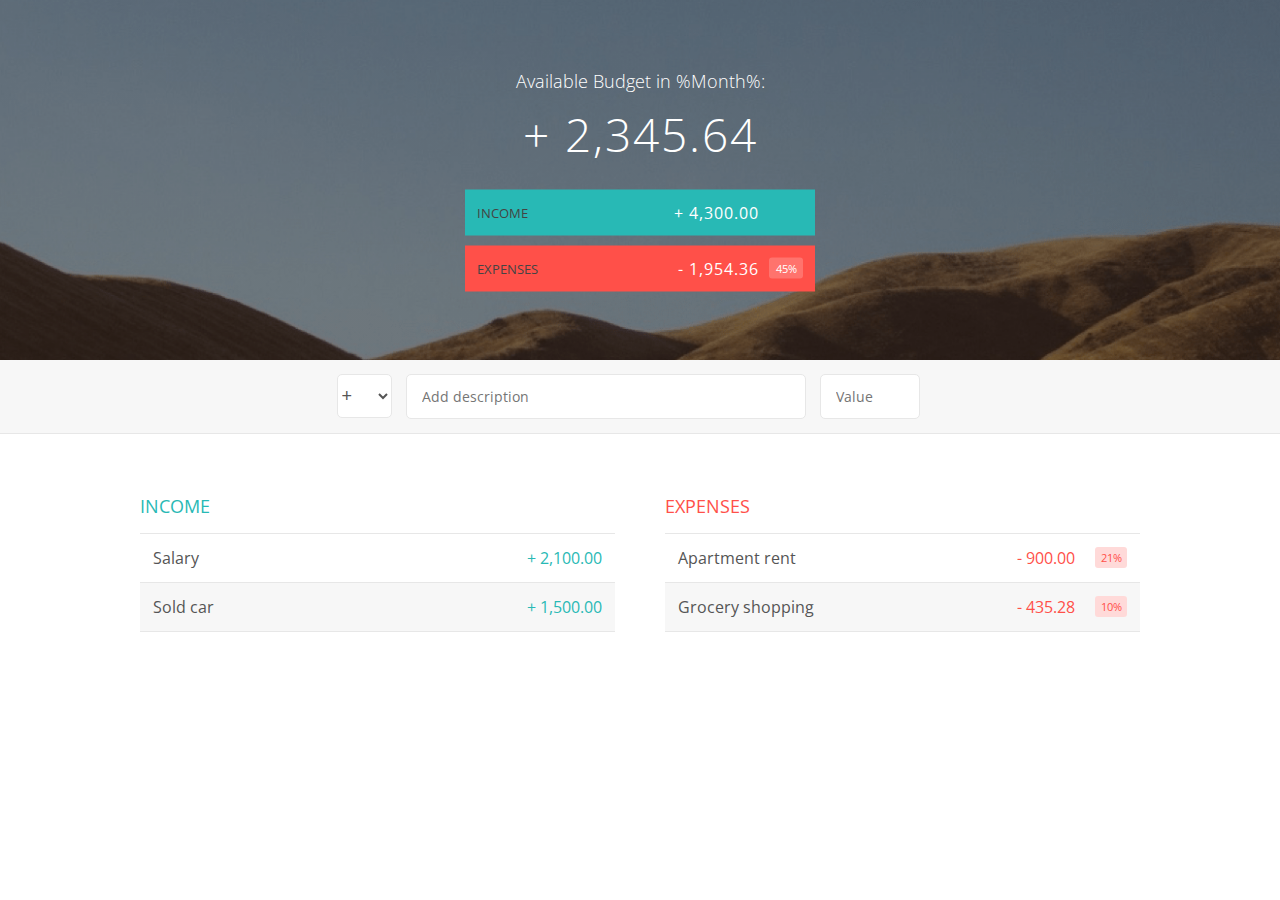
<file: BudgetApp/index.html>
<!DOCTYPE html>
<html lang="en">
    <head>
        <meta charset="UTF-8">
        <link href="https://fonts.googleapis.com/css?family=Open+Sans:100,300,400,600" rel="stylesheet" type="text/css">
        <link href="http://code.ionicframework.com/ionicons/2.0.1/css/ionicons.min.css" rel="stylesheet" type="text/css">
        <link type="text/css" rel="stylesheet" href="main.css">
        <title>Budgety</title>
    </head>
    <body>
        
        <div class="top">
            <div class="budget">
                <div class="budget__title">
                    Available Budget in <span class="budget__title--month">%Month%</span>:
                </div>
                
                <div class="budget__value">+ 2,345.64</div>
                
                <div class="budget__income clearfix">
                    <div class="budget__income--text">Income</div>
                    <div class="right">
                        <div class="budget__income--value">+ 4,300.00</div>
                        <div class="budget__income--percentage">&nbsp;</div>
                    </div>
                </div>
                
                <div class="budget__expenses clearfix">
                    <div class="budget__expenses--text">Expenses</div>
                    <div class="right clearfix">
                        <div class="budget__expenses--value">- 1,954.36</div>
                        <div class="budget__expenses--percentage">45%</div>
                    </div>
                </div>
            </div>
        </div>
        
        
        
        <div class="bottom">
            <div class="add">
                <div class="add__container">
                    <select class="add__type">
                        <option value="inc" selected>+</option>
                        <option value="exp">-</option>
                    </select>
                    <input type="text" class="add__description" placeholder="Add description">
                    <input type="number" class="add__value" placeholder="Value">
                    <button class="add__btn"><i class="ion-ios-checkmark-outline"></i></button>
                </div>
            </div>
            
            <div class="container clearfix">
                <div class="income">
                    <h2 class="icome__title">Income</h2>
                    
                    <div class="income__list">
                       
                       
                        <div class="item clearfix" id="income-0">
                            <div class="item__description">Salary</div>
                            <div class="right clearfix">
                                <div class="item__value">+ 2,100.00</div>
                                <div class="item__delete">
                                    <button class="item__delete--btn"><i class="ion-ios-close-outline"></i></button>
                                </div>
                            </div>
                        </div>
                        
                        <div class="item clearfix" id="income-1">
                            <div class="item__description">Sold car</div>
                            <div class="right clearfix">
                                <div class="item__value">+ 1,500.00</div>
                                <div class="item__delete">
                                    <button class="item__delete--btn"><i class="ion-ios-close-outline"></i></button>
                                </div>
                            </div>
                        </div>
                         <!---->
                        
                    </div>
                </div>
                
                
                
                <div class="expenses">
                    <h2 class="expenses__title">Expenses</h2>
                    
                    <div class="expenses__list">
                       
                        
                        <div class="item clearfix" id="expense-0">
                            <div class="item__description">Apartment rent</div>
                            <div class="right clearfix">
                                <div class="item__value">- 900.00</div>
                                <div class="item__percentage">21%</div>
                                <div class="item__delete">
                                    <button class="item__delete--btn"><i class="ion-ios-close-outline"></i></button>
                                </div>
                            </div>
                        </div>

                        <div class="item clearfix" id="expense-1">
                            <div class="item__description">Grocery shopping</div>
                            <div class="right clearfix">
                                <div class="item__value">- 435.28</div>
                                <div class="item__percentage">10%</div>
                                <div class="item__delete">
                                    <button class="item__delete--btn"><i class="ion-ios-close-outline"></i></button>
                                </div>
                            </div>
                        </div>
                        <!---->
                        
                    </div>
                </div>
            </div>
            
            
        </div>
        
        <script src="main.js"></script>
    </body>
</html>
</file>
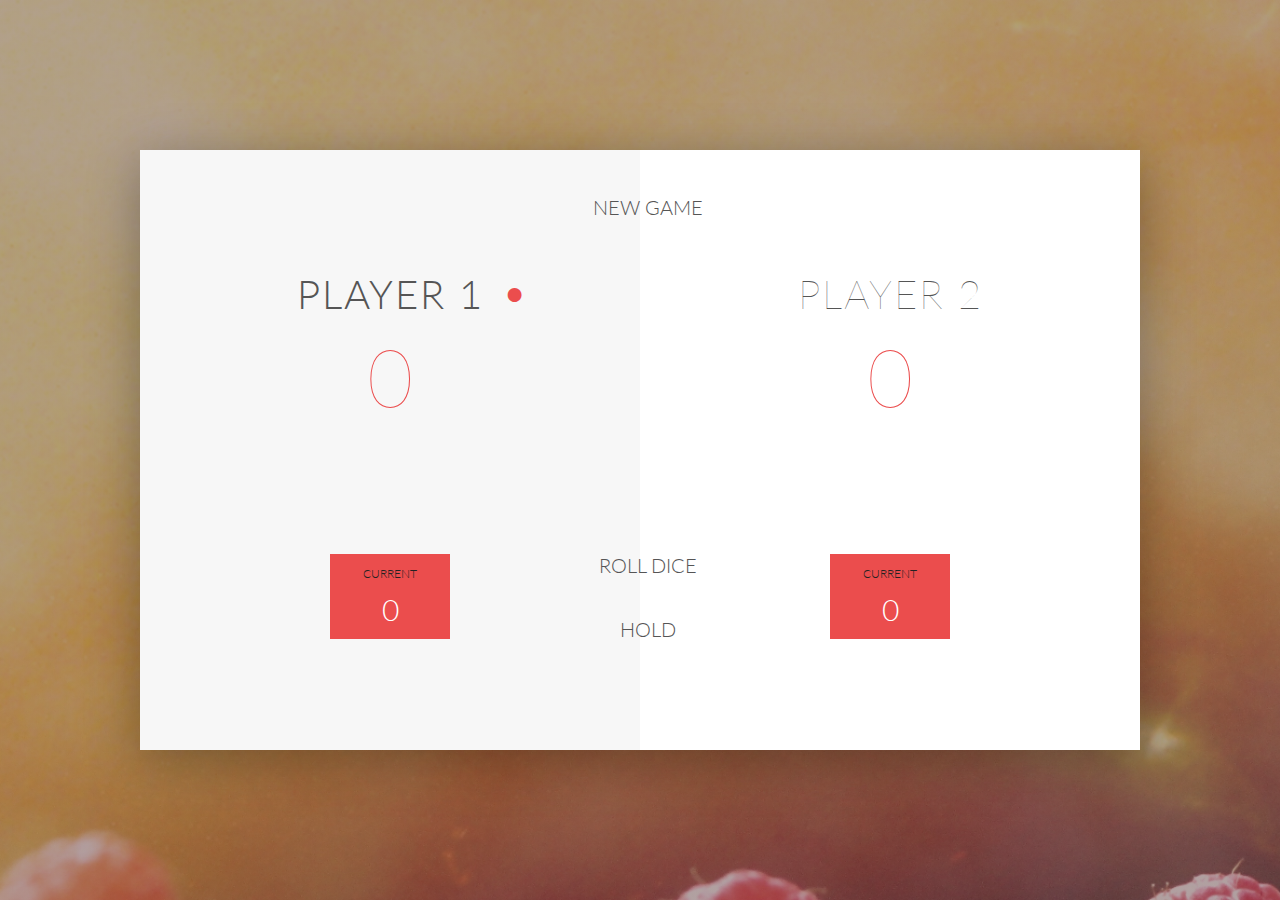
<file: PigGame/v1/index.html>
<!DOCTYPE html>
<html lang="en">
    <head>
        <meta charset="UTF-8">
       <link href="https://fonts.googleapis.com/css?family=Lato:100,300,600" rel="stylesheet" type="text/css">
       <link href="https://code.ionicframework.com/ionicons/2.0.1/css/ionicons.min.css" rel="stylesheet" type="text/css">
        <link type="text/css" rel="stylesheet" href="style.css">
        
        <title>Pig Game</title>
    </head>

    <body>
        <div class="wrapper clearfix">
            <div class="player-0-panel ">
                <div class="player-name" id="name-0">Player 1</div>
                <div class="player-score" id="score-0">23</div>
                <div class="player-current-box">
                    <div class="player-current-label">Current</div>
                    <div class="player-current-score" id="current-0">63</div>
                </div>
            </div>
            
            <div class="player-1-panel active ">
                <div class="player-name" id="name-1">Player 2</div>
                <div class="player-score" id="score-1">52</div>
                <div class="player-current-box">
                    <div class="player-current-label">Current</div>
                    <div class="player-current-score" id="current-1">11</div>
                </div>
            </div>
            
            <button class="btn-new"><i class="ion-ios-plus-outline"></i>New game</button>
            <button class="btn-roll"><i class="ion-ios-loop"></i>Roll dice</button>
            <button  class="btn-hold"><i class="ion-ios-download-outline"></i>Hold</button>
            
            <div class="dice-style">
                <img src="dice-5.png" alt="Dice" class="dice">
            </div>
           
        </div>        
        <script src="app.js"></script>
    </body>
</html>
</file>
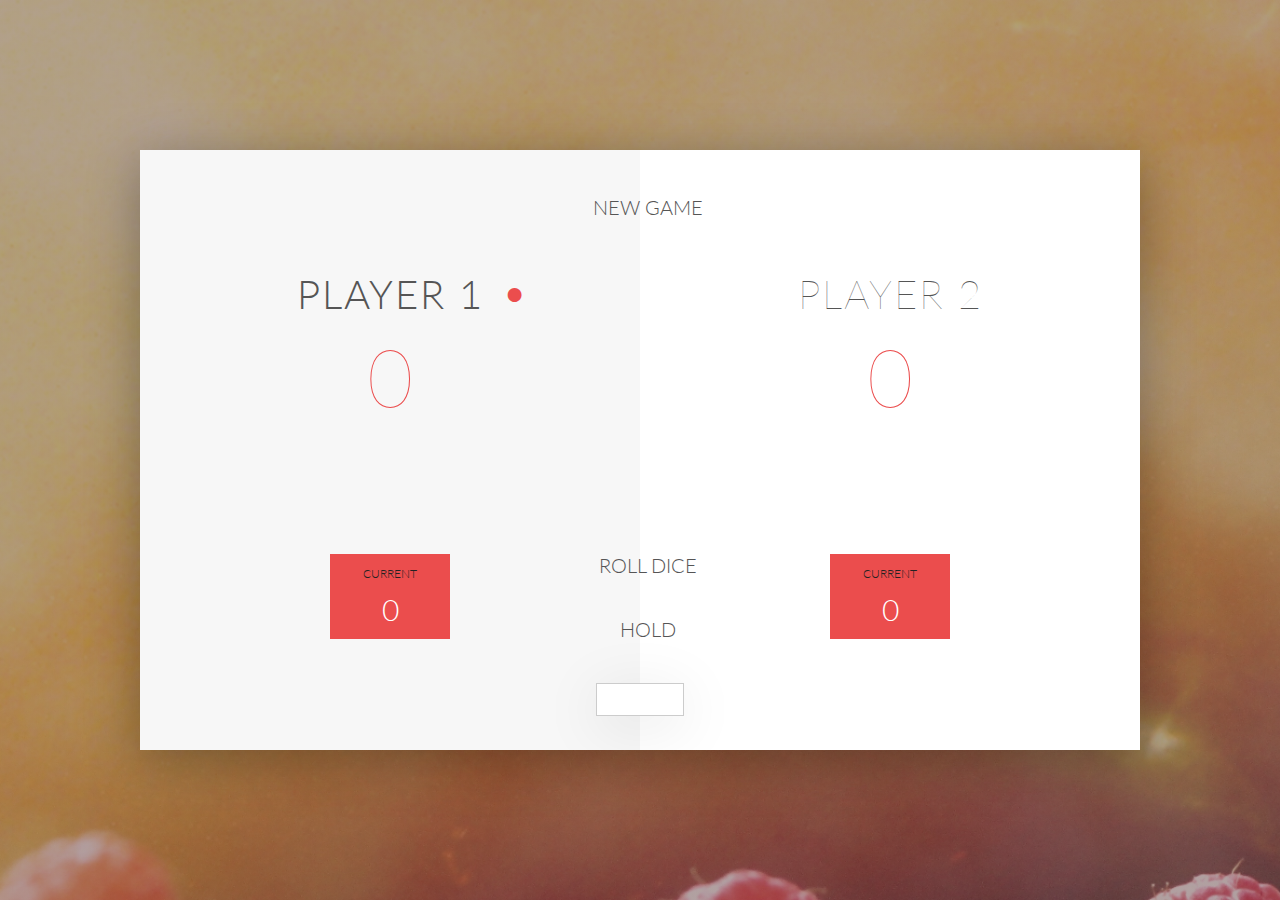
<file: PigGame/v2.0/index.html>
<!DOCTYPE html>
<html lang="en">
    <head>
        <meta charset="UTF-8">
       <link href="https://fonts.googleapis.com/css?family=Lato:100,300,600" rel="stylesheet" type="text/css">
       <link href="https://code.ionicframework.com/ionicons/2.0.1/css/ionicons.min.css" rel="stylesheet" type="text/css">
        <link type="text/css" rel="stylesheet" href="style.css">
        
        <title>Pig Game</title>
    </head>

    <body>
        <div class="wrapper clearfix">
            <div class="player-0-panel ">
                <div class="player-name" id="name-0">Player 1</div>
                <div class="player-score" id="score-0">23</div>
                <div class="player-current-box">
                    <div class="player-current-label">Current</div>
                    <div class="player-current-score" id="current-0">63</div>
                </div>
            </div>
            
            <div class="player-1-panel active ">
                <div class="player-name" id="name-1">Player 2</div>
                <div class="player-score" id="score-1">52</div>
                <div class="player-current-box">
                    <div class="player-current-label">Current</div>
                    <div class="player-current-score" id="current-1">11</div>
                </div>
            </div>
            
            <button class="btn-new"><i class="ion-ios-plus-outline"></i>New game</button>
            <button class="btn-roll"><i class="ion-ios-loop"></i>Roll dice</button>
            <button  class="btn-hold"><i class="ion-ios-download-outline"></i>Hold</button>
            <input type="text" class="setScore" >
            <div class="dice-style">
                <img src="dice-5.png" alt="Dice" class="dice">
            </div>
           
        </div>        
        <script src="app.js"></script>
    </body>
</html>
</file>
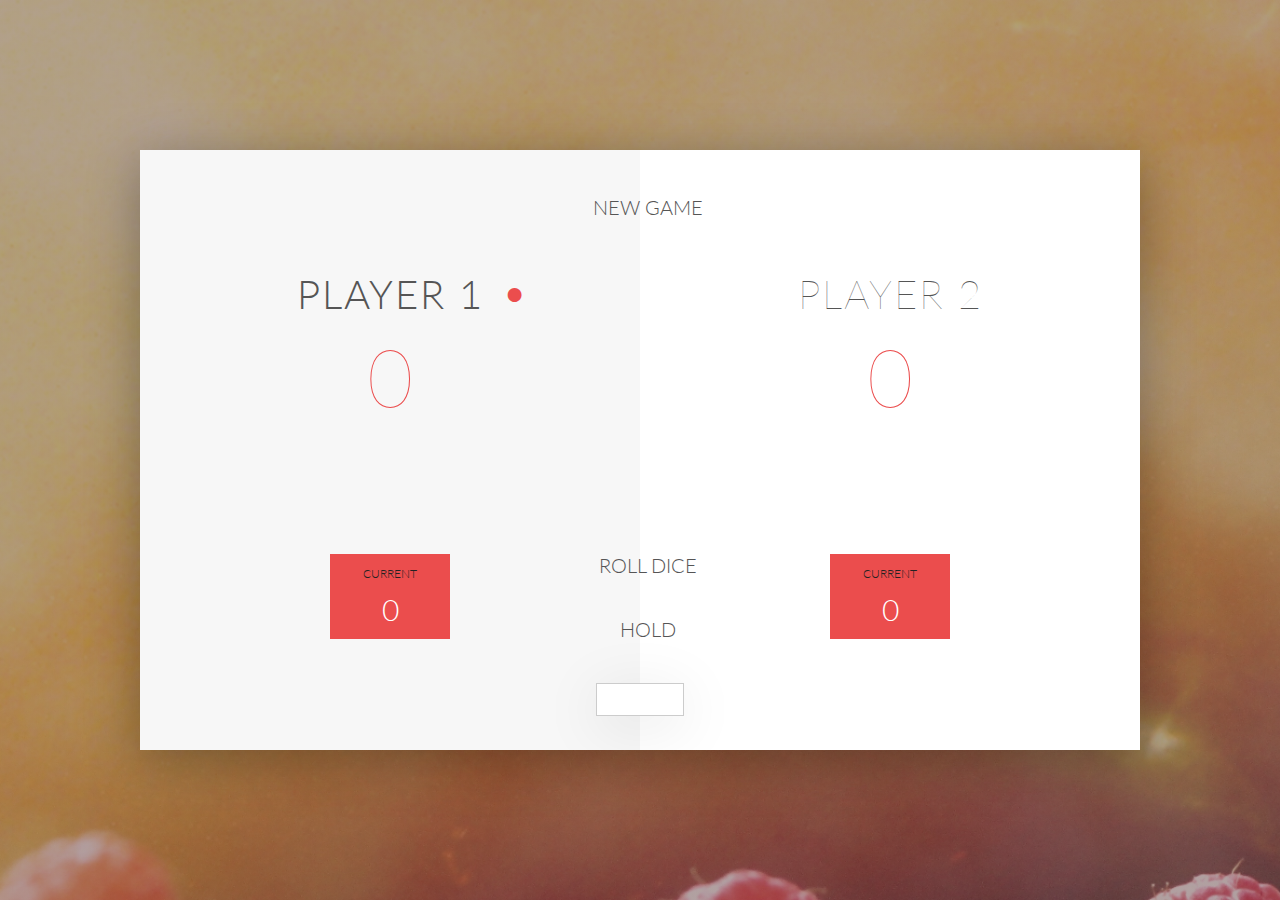
<file: PigGame/v3/index.html>
<!DOCTYPE html>
<html lang="en">
    <head>
        <meta charset="UTF-8">
       <link href="https://fonts.googleapis.com/css?family=Lato:100,300,600" rel="stylesheet" type="text/css">
       <link href="https://code.ionicframework.com/ionicons/2.0.1/css/ionicons.min.css" rel="stylesheet" type="text/css">
        <link type="text/css" rel="stylesheet" href="style.css">
        
        <title>Pig Game</title>
    </head>

    <body>
        <div class="wrapper clearfix">
            <div class="player-0-panel ">
                <div class="player-name" id="name-0">Player 1</div>
                <div class="player-score" id="score-0">23</div>
                <div class="player-current-box">
                    <div class="player-current-label">Current</div>
                    <div class="player-current-score" id="current-0">63</div>
                </div>
            </div>
            
            <div class="player-1-panel active ">
                <div class="player-name" id="name-1">Player 2</div>
                <div class="player-score" id="score-1">52</div>
                <div class="player-current-box">
                    <div class="player-current-label">Current</div>
                    <div class="player-current-score" id="current-1">11</div>
                </div>
            </div>
            
            <button class="btn-new"><i class="ion-ios-plus-outline"></i>New game</button>
            <button class="btn-roll"><i class="ion-ios-loop"></i>Roll dice</button>
            <button  class="btn-hold"><i class="ion-ios-download-outline"></i>Hold</button>
            <input type="text" class="setScore" >
            <div class="dice-style">
                <img src="dice-5.png" alt="Dice" class="dice">
                <img src="dice-2.png" alt="Dice" class="dice-0">
            </div>
        </div>        
        <script src="app.js"></script>
    </body>
</html>
</file>
<file: BudgetApp/main.css>
/**********************************************
*** GENERAL
**********************************************/

* {
    margin: 0;
    padding: 0;
    box-sizing: border-box;
}

.clearfix::after {
    content: "";
    display: table;
    clear: both;
}

body {
    color: #555;
    font-family: Open Sans;
    font-size: 16px;
    position: relative;
    height: 100vh;
    font-weight: 400;
}

.right {
    float: right;
}

.red {
    color: #FF5049 !important;
}

.red-focus:focus {
    border: 1px solid #FF5049 !important;
}

/**********************************************
*** TOP PART
**********************************************/

.top {
    height: 40vh;
    background-image: linear-gradient(rgba(0, 0, 0, 0.35), rgba(0, 0, 0, 0.35)), url(back.png);
    background-size: cover;
    background-position: center;
    position: relative;
}

.budget {
    position: absolute;
    width: 350px;
    top: 50%;
    left: 50%;
    transform: translate(-50%, -50%);
    color: #fff;
}

.budget__title {
    font-size: 18px;
    text-align: center;
    margin-bottom: 10px;
    font-weight: 300;
}

.budget__value {
    font-weight: 300;
    font-size: 46px;
    text-align: center;
    margin-bottom: 25px;
    letter-spacing: 2px;
}

.budget__income,
.budget__expenses {
    padding: 12px;
    text-transform: uppercase;
}

.budget__income {
    margin-bottom: 10px;
    background-color: #28B9B5;
}

.budget__expenses {
    background-color: #FF5049;
}

.budget__income--text,
.budget__expenses--text {
    float: left;
    font-size: 13px;
    color: #444;
    margin-top: 2px;
}

.budget__income--value,
.budget__expenses--value {
    letter-spacing: 1px;
    float: left;
}

.budget__income--percentage,
.budget__expenses--percentage {
    float: left;
    width: 34px;
    font-size: 11px;
    padding: 3px 0;
    margin-left: 10px;
}

.budget__expenses--percentage {
    background-color: rgba(255, 255, 255, 0.2);
    text-align: center;
    border-radius: 3px;
}

/**********************************************
*** BOTTOM PART
**********************************************/

/***** FORM *****/

.add {
    padding: 14px;
    border-bottom: 1px solid #e7e7e7;
    background-color: #f7f7f7;
}

.add__container {
    margin: 0 auto;
    text-align: center;
}

.add__type,
.add__description,
.add__value {
    border: 1px solid #e7e7e7;
    color: inherit;
    background-color: #fff;
    margin-right: 10px;
    transition: border 0.5s;
    border-radius: 5px;
}

.add__type {
    width: 55px;
    height: 44px;
    font-size: 18px;
    font-weight: 300;
}

.add__description,
.add__value {
    font-family: inherit;
    font-size: 14px;
    padding: 12px 15px;
}

.add__description {
    width: 400px;
}

.add__value {
    width: 100px;
}

.add__btn {
    font-size: 35px;
    background: none;
    border: none;
    color: #28B9B5;
    cursor: pointer;
    display: inline-block;
    vertical-align: middle;
    line-height: 1.1;
    margin-left: 10px;
}

.add__btn:active {
    transform: translateY(2px);
}

.add__type:focus,
.add__description:focus,
.add__value:focus {
    outline: none;
    border: 1px solid #28B9B5;
}

.add__btn:focus {
    outline: none;
}


/***** LISTS *****/
.container {
    width: 1000px;
    margin: 60px auto;
}
.income {
    float: left;
    width: 475px;
    margin-right: 50px;
}

.expenses {
    float: left;
    width: 475px;
}


h2 {
    text-transform: uppercase;
    font-size: 18px;
    font-weight: 400;
    margin-bottom: 15px;
}

.icome__title { color: #28B9B5; }
.expenses__title { color: #FF5049; }

.item {
    padding: 13px;
    border-bottom: 1px solid #e7e7e7;
}
.item:first-child { border-top: 1px solid #e7e7e7; }
.item:nth-child(even) { background-color: #f7f7f7; }
.item__description {
    float: left;
}
.item__value {
    float: left;
    transition: transform 0.3s;
}


.item__percentage {
    float: left;
    margin-left: 20px;
    transition: transform 0.3s;
    font-size: 11px;
    background-color: #FFDAD9;
    padding: 3px;
    border-radius: 3px;
    width: 32px;
    text-align: center;
}

.income .item__value,
.income .item__delete--btn {
    color: #28B9B5;
}

.expenses .item__value,
.expenses .item__percentage,
.expenses .item__delete--btn {
    color: #FF5049;
}


.item__delete {
    float: left;
}

.item__delete--btn {
    font-size: 22px;
    background: none;
    border: none;
    cursor: pointer;
    display: inline-block;
    vertical-align: middle;
    line-height: 1;
    display: none;
}

.item__delete--btn:focus { outline: none; }
.item__delete--btn:active { transform: translateY(2px); }

.item:hover .item__delete--btn { display: block; }
.item:hover .item__value { transform: translateX(-10px); }
.item:hover .item__percentage { transform: translateX(-10px); }


.unpaid {
    background-color: #FFDAD9 !important;
    cursor: pointer;
    color: #FF5049;

}

.unpaid .item__percentage { box-shadow: 0 2px 6px 0 rgba(0, 0, 0, 0.1); }
.unpaid:hover .item__description { font-weight: 900; }
</file>
<file: PigGame/v1/style.css>
/**********************************************
*** GENERAL
**********************************************/

* {
    margin: 0;
    padding: 0;
    box-sizing: border-box;
    
}

.clearfix::after {
    content: "";
    display: table;
    clear: both;
}

body {
    background-image: linear-gradient(rgba(62, 20, 20, 0.4), rgba(62, 20, 20, 0.4)), url(back.jpg);
    /* 蒙版 */
    background-size: cover;
    background-position: center;
    font-family: Lato;
    font-weight: 300;
    position: relative;
    height: 100vh;
    color: #555;
}

.wrapper {
    width: 1000px;
    position: absolute;
    top: 50%;
    left: 50%;
    transform: translate(-50%, -50%);
    background-color: #fff;
    box-shadow: 0px 10px 50px rgba(0, 0, 0, 0.3);
    overflow: hidden;
}

.player-0-panel,
.player-1-panel {
    width: 50%;
    float: left;
    height: 600px;
    padding: 100px;
}



/**********************************************
*** PLAYERS
**********************************************/

.player-name {
    font-size: 40px;
    text-align: center;
    text-transform: uppercase;
    letter-spacing: 2px;
    font-weight: 100;
    margin-top: 20px;
    margin-bottom: 10px;
    position: relative;
}

.player-score {
    text-align: center;
    font-size: 80px;
    font-weight: 100;
    color: #EB4D4D;
    margin-bottom: 130px;
}

.active { background-color: #f7f7f7; }
.active .player-name { font-weight: 300; }

.active .player-name::after {
    content: "\2022";
    font-size: 47px;
    position: absolute;
    color: #EB4D4D;
    top: -7px;
    right: 10px;
    
}

.player-current-box {
    background-color: #EB4D4D;
    color: #fff;
    width: 40%;
    margin: 0 auto;
    padding: 12px;
    text-align: center;
}

.player-current-label {
    text-transform: uppercase;
    margin-bottom: 10px;
    font-size: 12px;
    color: #222;
}

.player-current-score {
    font-size: 30px;
}

button {
    position: absolute;
    width: 200px;
    left: 50%;
    transform: translateX(-50%);
    color: #555;
    background: none;
    border: none;
    font-family: Lato;
    font-size: 20px;
    text-transform: uppercase;
    cursor: pointer;
    font-weight: 300;
    transition: background-color 0.3s, color 0.3s;
}

button:hover { font-weight: 600; }
button:hover i { margin-right: 20px; }

button:focus {
    outline: none;
}

i {
    color: #EB4D4D;
    display: inline-block;
    margin-right: 15px;
    font-size: 32px;
    line-height: 1;
    vertical-align: text-top;
    margin-top: -4px;
    transition: margin 0.3s;
}

.btn-new { top: 45px;}
.btn-roll { top: 403px;}
.btn-hold { top: 467px;}

.dice-style * {
    position: absolute;
    left:50%;
    transform: translateX(-50%);
    /* 剧中 */
     
    height: 100px;
    box-shadow: 0px 10px 60px rgba(0, 0, 0, 0.10);
}
.dice-style .dice{
    top: 118px;  
}
.dice-style .dice-1{
    top: 258px;  
}

.winner { background-color: #f7f7f7; }
.winner .player-name { font-weight: 300; color: #EB4D4D; }
</file>
<file: PigGame/v2.0/style.css>
﻿/**********************************************
*** GENERAL233
**********************************************/

* {
    margin: 0;
    padding: 0;
    box-sizing: border-box;
    
}

.clearfix::after {
    content: "";
    display: table;
    clear: both;
}

body {
    background-image: linear-gradient(rgba(62, 20, 20, 0.4), rgba(62, 20, 20, 0.4)), url(back.jpg);
    /* 蒙版 */
    background-size: cover;
    background-position: center;
    font-family: Lato;
    font-weight: 300;
    position: relative;
    height: 100vh;
    color: #555;
}

.wrapper {
    width: 1000px;
    position: absolute;
    top: 50%;
    left: 50%;
    transform: translate(-50%, -50%);
    background-color: #fff;
    box-shadow: 0px 10px 50px rgba(0, 0, 0, 0.3);
    overflow: hidden;
}

.player-0-panel,
.player-1-panel {
    width: 50%;
    float: left;
    height: 600px;
    padding: 100px;
}



/**********************************************
*** PLAYERS
**********************************************/

.player-name {
    font-size: 40px;
    text-align: center;
    text-transform: uppercase;
    letter-spacing: 2px;
    font-weight: 100;
    margin-top: 20px;
    margin-bottom: 10px;
    position: relative;
}

.player-score {
    text-align: center;
    font-size: 80px;
    font-weight: 100;
    color: #EB4D4D;
    margin-bottom: 130px;
}

.active { background-color: #f7f7f7; }
.active .player-name { font-weight: 300; }

.active .player-name::after {
    content: "\2022";
    font-size: 47px;
    position: absolute;
    color: #EB4D4D;
    top: -7px;
    right: 10px;
    
}

.player-current-box {
    background-color: #EB4D4D;
    color: #fff;
    width: 40%;
    margin: 0 auto;
    padding: 12px;
    text-align: center;
}

.player-current-label {
    text-transform: uppercase;
    margin-bottom: 10px;
    font-size: 12px;
    color: #222;
}

.player-current-score {
    font-size: 30px;
}

button {
    position: absolute;
    width: 200px;
    left: 50%;
    transform: translateX(-50%);
    color: #555;
    background: none;
    border: none;
    font-family: Lato;
    font-size: 20px;
    text-transform: uppercase;
    cursor: pointer;
    font-weight: 300;
    transition: background-color 0.3s, color 0.3s;
}

button:hover { font-weight: 600; }
button:hover i { margin-right: 20px; }

button:focus {
    outline: none;
}

i {
    color: #EB4D4D;
    display: inline-block;
    margin-right: 15px;
    font-size: 32px;
    line-height: 1;
    vertical-align: text-top;
    margin-top: -4px;
    transition: margin 0.3s;
}

.btn-new { top: 45px;}
.btn-roll { top: 403px;}
.btn-hold { top: 467px;}

.dice-style * ,.setScore {
    position: absolute;
    left:50%;
    transform: translateX(-50%);
    /* 剧中 */
     
    height: 100px;
    box-shadow: 0px 10px 60px rgba(0, 0, 0, 0.10);
}

.dice-style .dice{
    top: 118px;  
}

.dice-style .dice-0{
    top: 258px;  
}

.setScore{
    top:533px;
    height:33px;
    width:88px;
    border:1px solid rgba(0, 0, 0, 0.20);
    padding:6px;
}

.winner { background-color: #f7f7f7; }
.winner .player-name { font-weight: 300; color: #EB4D4D; }
</file>
<file: PigGame/v3/style.css>
/**********************************************
*** GENERAL
**********************************************/

* {
    margin: 0;
    padding: 0;
    box-sizing: border-box;
    
}

.clearfix::after {
    content: "";
    display: table;
    clear: both;
}

body {
    background-image: linear-gradient(rgba(62, 20, 20, 0.4), rgba(62, 20, 20, 0.4)), url(back.jpg);
    /* 蒙版 */
    background-size: cover;
    background-position: center;
    font-family: Lato;
    font-weight: 300;
    position: relative;
    height: 100vh;
    color: #555;
}

.wrapper {
    width: 1000px;
    position: absolute;
    top: 50%;
    left: 50%;
    transform: translate(-50%, -50%);
    background-color: #fff;
    box-shadow: 0px 10px 50px rgba(0, 0, 0, 0.3);
    overflow: hidden;
}

.player-0-panel,
.player-1-panel {
    width: 50%;
    float: left;
    height: 600px;
    padding: 100px;
}



/**********************************************
*** PLAYERS
**********************************************/

.player-name {
    font-size: 40px;
    text-align: center;
    text-transform: uppercase;
    letter-spacing: 2px;
    font-weight: 100;
    margin-top: 20px;
    margin-bottom: 10px;
    position: relative;
}

.player-score {
    text-align: center;
    font-size: 80px;
    font-weight: 100;
    color: #EB4D4D;
    margin-bottom: 130px;
}

.active { background-color: #f7f7f7; }
.active .player-name { font-weight: 300; }

.active .player-name::after {
    content: "\2022";
    font-size: 47px;
    position: absolute;
    color: #EB4D4D;
    top: -7px;
    right: 10px;
    
}

.player-current-box {
    background-color: #EB4D4D;
    color: #fff;
    width: 40%;
    margin: 0 auto;
    padding: 12px;
    text-align: center;
}

.player-current-label {
    text-transform: uppercase;
    margin-bottom: 10px;
    font-size: 12px;
    color: #222;
}

.player-current-score {
    font-size: 30px;
}

button {
    position: absolute;
    width: 200px;
    left: 50%;
    transform: translateX(-50%);
    color: #555;
    background: none;
    border: none;
    font-family: Lato;
    font-size: 20px;
    text-transform: uppercase;
    cursor: pointer;
    font-weight: 300;
    transition: background-color 0.3s, color 0.3s;
}

button:hover { font-weight: 600; }
button:hover i { margin-right: 20px; }

button:focus {
    outline: none;
}

i {
    color: #EB4D4D;
    display: inline-block;
    margin-right: 15px;
    font-size: 32px;
    line-height: 1;
    vertical-align: text-top;
    margin-top: -4px;
    transition: margin 0.3s;
}

.btn-new { top: 45px;}
.btn-roll { top: 403px;}
.btn-hold { top: 467px;}

.dice-style * ,.setScore {
    position: absolute;
    left:50%;
    transform: translateX(-50%);
    /* 剧中 */
     
    height: 100px;
    box-shadow: 0px 10px 60px rgba(0, 0, 0, 0.10);
}

.dice-style .dice{
    top: 118px;  
}

.dice-style .dice-0{
    top: 258px;  
}

.setScore{
    top:533px;
    height:33px;
    width:88px;
    border:1px solid rgba(0, 0, 0, 0.20);
    padding:6px;
}

.winner { background-color: #f7f7f7; }
.winner .player-name { font-weight: 300; color: #EB4D4D; }
</file>
